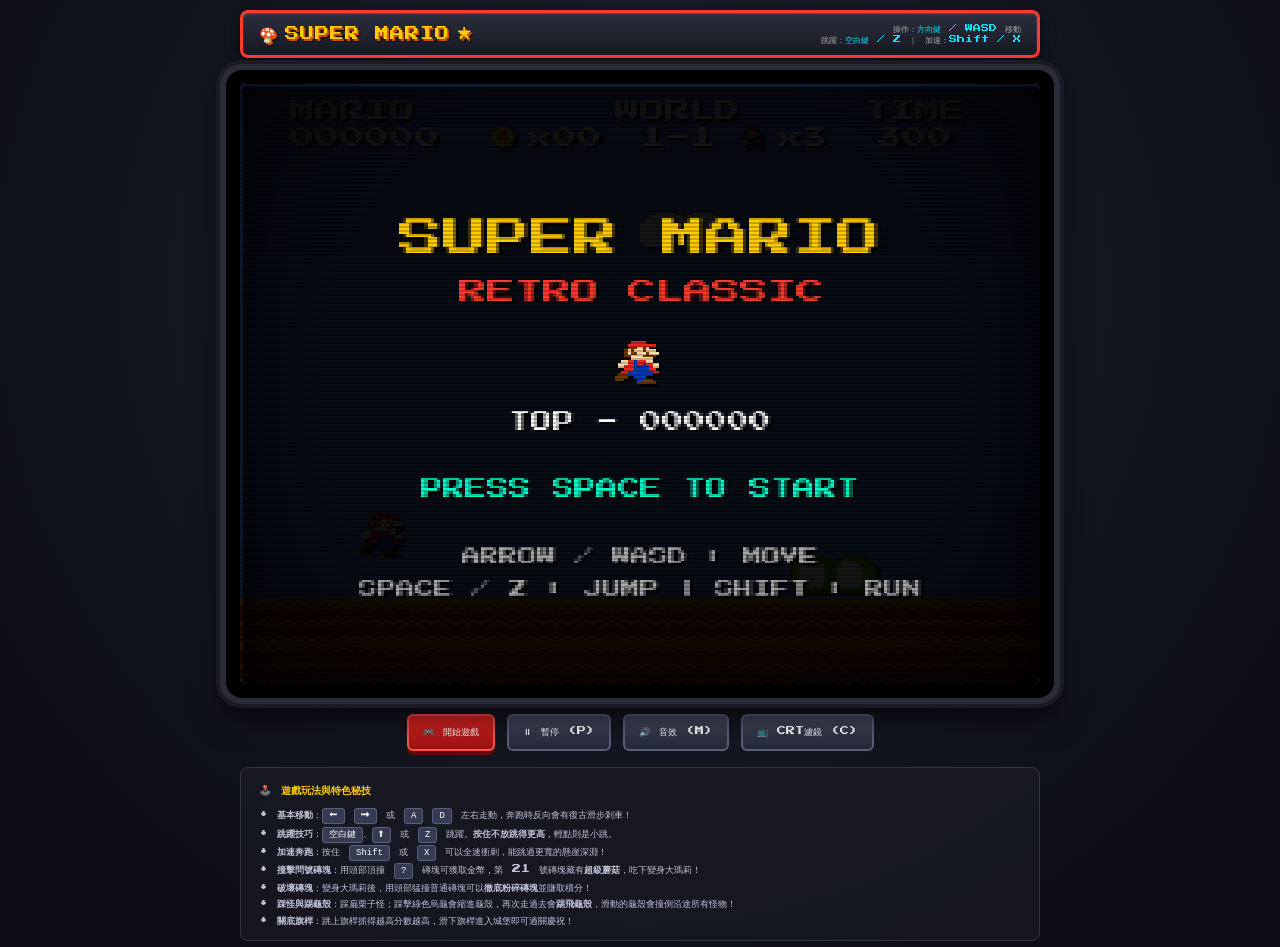
<file: mario_game/index.html>
<!DOCTYPE html>
<html lang="zh-TW">
<head>
  <meta charset="UTF-8">
  <meta name="viewport" content="width=device-width, initial-scale=1.0, maximum-scale=1.0, user-scalable=no">
  <title>復古超級瑪莉 - Retro Super Mario 8-Bit</title>
  <link rel="stylesheet" href="style.css">
</head>
<body>

  <div class="arcade-container">
    <!-- Arcade Header -->
    <header class="arcade-header">
      <div class="arcade-title">
        <span>🍄</span> SUPER MARIO <span>★</span>
      </div>
      <div class="arcade-controls-hint">
        <div>操作：<span>方向鍵 / WASD</span> 移動</div>
        <div>跳躍：<span>空白鍵 / Z</span> ｜ 加速：<span>Shift / X</span></div>
      </div>
    </header>

    <!-- Retro CRT Screen Frame -->
    <div class="screen-frame">
      <canvas id="gameCanvas" width="256" height="224"></canvas>
      <div class="crt-overlay"></div>
    </div>

    <!-- Retro Toolbar Buttons -->
    <div class="toolbar">
      <button id="btnStart" class="btn-retro btn-primary">🎮 開始遊戲</button>
      <button id="btnPause" class="btn-retro">⏸ 暫停 (P)</button>
      <button id="btnMute" class="btn-retro">🔊 音效 (M)</button>
      <button id="btnCrt" class="btn-retro">📺 CRT濾鏡 (C)</button>
    </div>

    <!-- Virtual Gamepad for Touch/Mobile -->
    <div class="virtual-gamepad">
      <div class="v-dpad">
        <div></div>
        <div></div>
        <div></div>
        <div class="v-btn" id="v-left">◀</div>
        <div class="v-btn" id="v-down">▼</div>
        <div class="v-btn" id="v-right">▶</div>
        <div></div>
        <div></div>
        <div></div>
      </div>
      <div class="v-actions">
        <div class="v-action-btn b-btn" id="v-run">B</div>
        <div class="v-action-btn" id="v-jump">A</div>
      </div>
    </div>

    <!-- Game Guide & Features Panel -->
    <section class="instructions-panel">
      <h4>🕹️ 遊戲玩法與特色秘技</h4>
      <div>• <strong>基本移動</strong>：<kbd>⬅</kbd> <kbd>➡</kbd> 或 <kbd>A</kbd> <kbd>D</kbd> 左右走動，奔跑時反向會有復古滑步剎車！</div>
      <div>• <strong>跳躍技巧</strong>：<kbd>空白鍵</kbd>、<kbd>⬆</kbd> 或 <kbd>Z</kbd> 跳躍。<strong>按住不放跳得更高</strong>，輕點則是小跳。</div>
      <div>• <strong>加速奔跑</strong>：按住 <kbd>Shift</kbd> 或 <kbd>X</kbd> 可以全速衝刺，能跳過更寬的懸崖深淵！</div>
      <div>• <strong>撞擊問號磚塊</strong>：用頭部頂撞 <kbd>?</kbd> 磚塊可獲取金幣，第 21 號磚塊藏有<strong>超級蘑菇</strong>，吃下變身大瑪莉！</div>
      <div>• <strong>破壞磚塊</strong>：變身大瑪莉後，用頭部猛撞普通磚塊可以<strong>徹底粉碎磚塊</strong>並賺取積分！</div>
      <div>• <strong>踩怪與踢龜殼</strong>：踩扁栗子怪；踩擊綠色烏龜會縮進龜殼，再次走過去會<strong>踢飛龜殼</strong>，滑動的龜殼會撞倒沿途所有怪物！</div>
      <div>• <strong>關底旗桿</strong>：跳上旗桿抓得越高分數越高，滑下旗桿進入城堡即可過關慶祝！</div>
    </section>
  </div>

  <!-- Game Scripts (Pure Vanilla JS, 100% Offline & Standalone) -->
  <script src="audio.js"></script>
  <script src="sprites.js"></script>
  <script src="entities.js"></script>
  <script src="level.js"></script>
  <script src="game.js"></script>
</body>
</html>
</file>
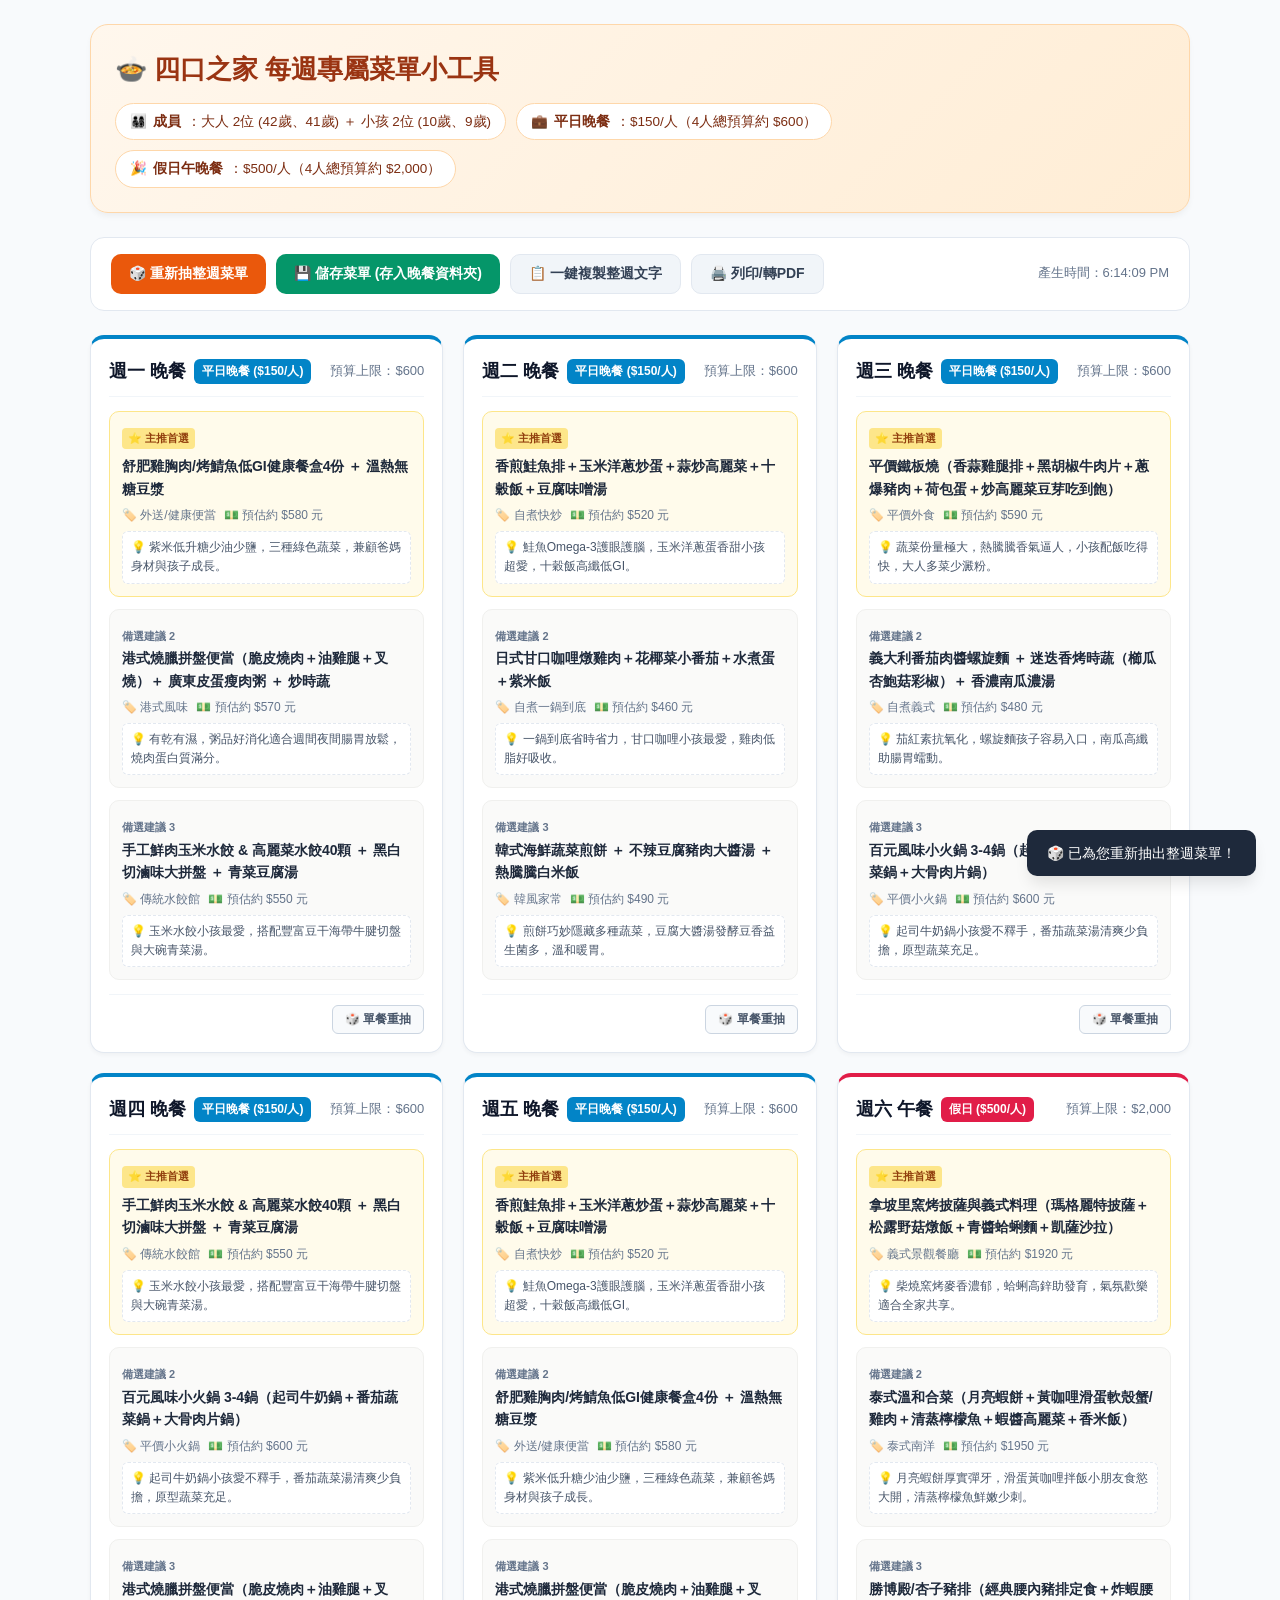
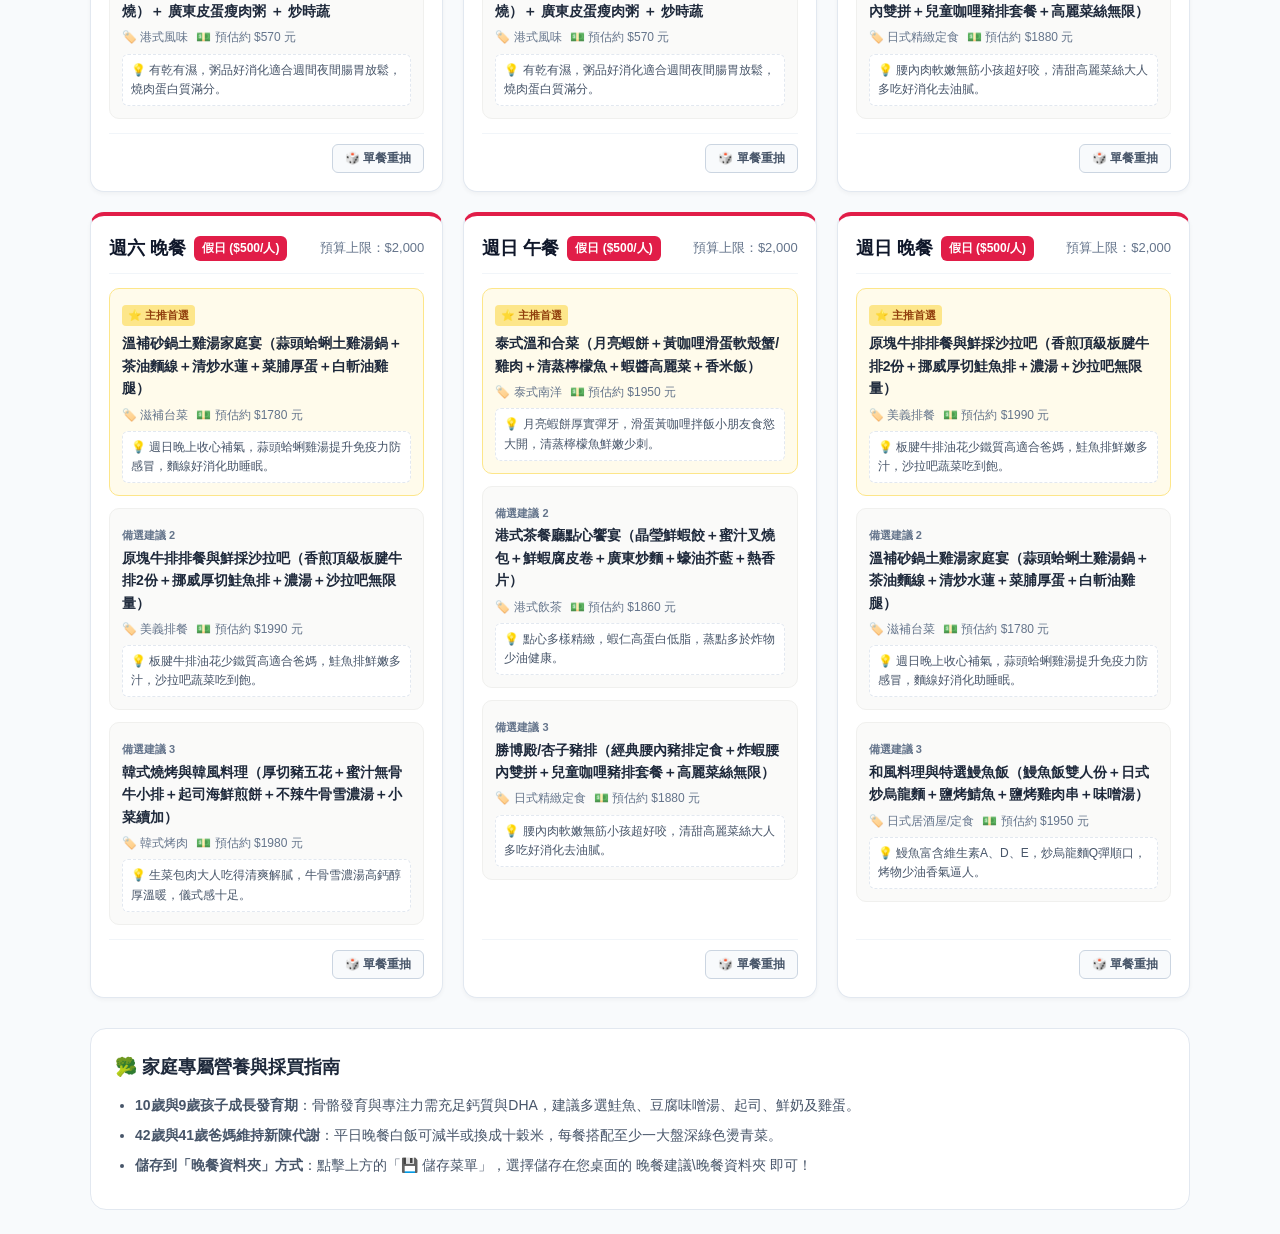
<file: Meal.html>
<!DOCTYPE html>
<html lang="zh-TW">
<head>
  <meta charset="UTF-8">
  <meta name="viewport" content="width=device-width, initial-scale=1.0">
  <title>四口之家 每週專屬菜單產生器</title>
  <style>
    :root {
      --primary: #ea580c;
      --primary-hover: #c2410c;
      --bg-page: #f8fafc;
      --card-bg: #ffffff;
      --text-main: #0f172a;
      --text-muted: #64748b;
      --border: #e2e8f0;
      --badge-weekday: #0284c7;
      --badge-weekend: #e11d48;
      --gold: #f59e0b;
    }

    * { box-sizing: border-box; margin: 0; padding: 0; font-family: -apple-system, BlinkMacSystemFont, "Segoe UI", Roboto, "PingFang TC", "Microsoft JhengHei", sans-serif; }
    body { background-color: var(--bg-page); color: var(--text-main); line-height: 1.6; padding: 24px 16px; }
    .container { max-width: 1100px; margin: 0 auto; }

    header {
      background: linear-gradient(135deg, #fff7ed 0%, #ffedd5 100%);
      border: 1px solid #fed7aa;
      border-radius: 18px;
      padding: 24px;
      margin-bottom: 24px;
      box-shadow: 0 4px 6px -1px rgba(0,0,0,0.05);
    }
    h1 { font-size: 26px; color: #9a3412; display: flex; align-items: center; gap: 10px; margin-bottom: 12px; }
    .family-meta { display: flex; flex-wrap: wrap; gap: 10px; }
    .meta-tag {
      background: white;
      padding: 7px 14px;
      border-radius: 20px;
      font-size: 13.5px;
      font-weight: 500;
      color: #7c2d12;
      border: 1px solid #fed7aa;
      display: inline-flex;
      align-items: center;
      gap: 6px;
    }

    .toolbar {
      display: flex;
      flex-wrap: wrap;
      gap: 12px;
      margin-bottom: 24px;
      align-items: center;
      justify-content: space-between;
      background: white;
      padding: 16px 20px;
      border-radius: 14px;
      border: 1px solid var(--border);
    }
    .btn-group { display: flex; gap: 10px; flex-wrap: wrap; }
    button {
      cursor: pointer;
      padding: 10px 18px;
      border-radius: 10px;
      font-weight: 600;
      font-size: 14px;
      border: none;
      transition: all 0.2s ease;
      display: inline-flex;
      align-items: center;
      gap: 6px;
    }
    .btn-primary { background-color: var(--primary); color: white; }
    .btn-primary:hover { background-color: var(--primary-hover); transform: translateY(-1px); }
    .btn-secondary { background-color: #f1f5f9; color: #334155; border: 1px solid var(--border); }
    .btn-secondary:hover { background-color: #e2e8f0; }
    .btn-save { background-color: #059669; color: white; }
    .btn-save:hover { background-color: #047857; }

    .grid-meals {
      display: grid;
      grid-template-columns: repeat(auto-fit, minmax(330px, 1fr));
      gap: 20px;
    }

    .meal-card {
      background: var(--card-bg);
      border-radius: 14px;
      border: 1px solid var(--border);
      padding: 18px;
      box-shadow: 0 2px 4px rgba(0,0,0,0.04);
      display: flex;
      flex-direction: column;
      position: relative;
    }
    .meal-card.weekend { border-top: 4px solid var(--badge-weekend); }
    .meal-card.weekday { border-top: 4px solid var(--badge-weekday); }

    .meal-header {
      display: flex;
      justify-content: space-between;
      align-items: center;
      margin-bottom: 14px;
      padding-bottom: 10px;
      border-bottom: 1px solid #f1f5f9;
    }
    .meal-title { font-size: 18px; font-weight: 700; display: flex; align-items: center; gap: 8px; }
    .badge {
      font-size: 12px;
      font-weight: 700;
      padding: 3px 8px;
      border-radius: 6px;
      color: white;
    }
    .badge-weekday { background-color: var(--badge-weekday); }
    .badge-weekend { background-color: var(--badge-weekend); }
    .budget-tag { font-size: 13px; color: var(--text-muted); font-weight: 500; }

    .option-list { display: flex; flex-direction: column; gap: 12px; flex-grow: 1; }
    .option-item {
      background: #fafaf9;
      border: 1px solid #f0f0ee;
      border-radius: 10px;
      padding: 12px;
    }
    .option-item.highlight {
      background: #fffbeb;
      border-color: #fde68a;
    }
    .option-badge {
      font-size: 11px;
      font-weight: 700;
      color: #92400e;
      background: #fde68a;
      padding: 2px 6px;
      border-radius: 4px;
      display: inline-block;
      margin-bottom: 6px;
    }
    .option-name { font-weight: 600; font-size: 14px; margin-bottom: 6px; color: #1e293b; }
    .option-details { font-size: 12px; color: #64748b; margin-bottom: 4px; display: flex; gap: 8px; }
    .option-tip { font-size: 12px; color: #475569; background: white; padding: 6px 8px; border-radius: 6px; border: 1px dashed #e2e8f0; margin-top: 6px; }

    .card-footer {
      margin-top: 14px;
      padding-top: 10px;
      border-top: 1px solid #f1f5f9;
      display: flex;
      justify-content: flex-end;
    }
    .btn-reroll {
      font-size: 12px;
      padding: 5px 12px;
      background: #f8fafc;
      border: 1px solid #cbd5e1;
      border-radius: 6px;
      color: #475569;
    }
    .btn-reroll:hover { background: #e2e8f0; }

    .tips-section {
      background: white;
      border-radius: 16px;
      border: 1px solid var(--border);
      padding: 24px;
      margin-top: 30px;
    }
    .tips-section h3 { font-size: 18px; margin-bottom: 12px; color: #1e293b; }
    .tips-list { padding-left: 20px; font-size: 14px; color: #475569; }
    .tips-list li { margin-bottom: 8px; }

    .toast {
      position: fixed;
      bottom: 24px;
      right: 24px;
      background: #1e293b;
      color: white;
      padding: 12px 20px;
      border-radius: 10px;
      box-shadow: 0 10px 15px -3px rgba(0,0,0,0.1);
      display: none;
      font-size: 14px;
      z-index: 1000;
    }

    @media print {
      body { background: white; padding: 0; }
      .toolbar, .btn-reroll { display: none; }
      .meal-card { page-break-inside: avoid; border: 1px solid #ccc; box-shadow: none; }
    }
  </style>
</head>
<body>

<div class="container">
  <header>
    <h1>🍲 四口之家 每週專屬菜單小工具</h1>
    <div class="family-meta">
      <div class="meta-tag">👨‍👩‍👧‍👦 <b>成員</b>：大人 2位 (42歲、41歲) ＋ 小孩 2位 (10歲、9歲)</div>
      <div class="meta-tag">💼 <b>平日晚餐</b>：$150/人（4人總預算約 $600）</div>
      <div class="meta-tag">🎉 <b>假日午晚餐</b>：$500/人（4人總預算約 $2,000）</div>
    </div>
  </header>

  <div class="toolbar">
    <div class="btn-group">
      <button class="btn-primary" onclick="generateAllMenu()">🎲 重新抽整週菜單</button>
      <button class="btn-save" onclick="saveDirectly()">💾 儲存菜單 (存入晚餐資料夾)</button>
      <button class="btn-secondary" onclick="copyToClipboard()">📋 一鍵複製整週文字</button>
      <button class="btn-secondary" onclick="window.print()">🖨️ 列印/轉PDF</button>
    </div>
    <span style="font-size: 13px; color: #64748b;" id="generateTime"></span>
  </div>

  <div class="grid-meals" id="mealsContainer"></div>

  <div class="tips-section">
    <h3>🥦 家庭專屬營養與採買指南</h3>
    <ul class="tips-list">
      <li><b>10歲與9歲孩子成長發育期</b>：骨骼發育與專注力需充足鈣質與DHA，建議多選鮭魚、豆腐味噌湯、起司、鮮奶及雞蛋。</li>
      <li><b>42歲與41歲爸媽維持新陳代謝</b>：平日晚餐白飯可減半或換成十穀米，每餐搭配至少一大盤深綠色燙青菜。</li>
      <li><b>儲存到「晚餐資料夾」方式</b>：點擊上方的「💾 儲存菜單」，選擇儲存在您桌面的 <code>晚餐建議\晚餐資料夾</code> 即可！</li>
    </ul>
  </div>
</div>

<div class="toast" id="toastBox"></div>

<script>
const MEAL_DATABASE = {
  weekday_dinner: [
    { name: "香煎鮭魚排＋玉米洋蔥炒蛋＋蒜炒高麗菜＋十穀飯＋豆腐味噌湯", type: "自煮快炒", cost: 520, tip: "鮭魚Omega-3護眼護腦，玉米洋蔥蛋香甜小孩超愛，十穀飯高纖低GI。" },
    { name: "日式甘口咖哩燉雞肉＋花椰菜小番茄＋水煮蛋＋紫米飯", type: "自煮一鍋到底", cost: 460, tip: "一鍋到底省時省力，甘口咖哩小孩最愛，雞肉低脂好吸收。" },
    { name: "手工鮮肉玉米水餃 & 高麗菜水餃40顆 ＋ 黑白切滷味大拼盤 ＋ 青菜豆腐湯", type: "傳統水餃館", cost: 550, tip: "玉米水餃小孩最愛，搭配豐富豆干海帶牛腱切盤與大碗青菜湯。" },
    { name: "舒肥雞胸肉/烤鯖魚低GI健康餐盒4份 ＋ 溫熱無糖豆漿", type: "外送/健康便當", cost: 580, tip: "紫米低升糖少油少鹽，三種綠色蔬菜，兼顧爸媽身材與孩子成長。" },
    { name: "平價鐵板燒（香蒜雞腿排＋黑胡椒牛肉片＋蔥爆豬肉＋荷包蛋＋炒高麗菜豆芽吃到飽）", type: "平價外食", cost: 590, tip: "蔬菜份量極大，熱騰騰香氣逼人，小孩配飯吃得快，大人多菜少澱粉。" },
    { name: "日式照燒雞腿丼飯 ＆ 牛肉壽喜燒丼飯 ＋ 燙時蔬 ＋ 柴魚茶碗蒸2入", type: "日式平價丼飯", cost: 560, tip: "甜鹹照燒醬汁下飯，茶碗蒸補鈣高蛋白好吸收，適度補充溫熱湯品。" },
    { name: "百元風味小火鍋 3-4鍋（起司牛奶鍋＋番茄蔬菜鍋＋大骨肉片鍋）", type: "平價小火鍋", cost: 600, tip: "起司牛奶鍋小孩愛不釋手，番茄蔬菜湯清爽少負擔，原型蔬菜充足。" },
    { name: "義大利番茄肉醬螺旋麵 ＋ 迷迭香烤時蔬（櫛瓜杏鮑菇彩椒）＋ 香濃南瓜濃湯", type: "自煮義式", cost: 480, tip: "茄紅素抗氧化，螺旋麵孩子容易入口，南瓜高纖助腸胃蠕動。" },
    { name: "嘉義火雞肉飯便當4份 ＋ 鮮筍香菇土雞湯2盅 ＋ 皮蛋豆腐 ＋ 燙地瓜葉", type: "台式傳統小吃", cost: 560, tip: "火雞肉絲低脂高蛋白，傳統燉雞湯滋補元氣，小菜補充鈣質與纖維。" },
    { name: "日式拉麵（豚骨叉燒拉麵2碗＋醬油拉麵1碗＋叉燒丼飯1碗＋日式現煎餃子2份）", type: "日式休閒", cost: 600, tip: "週五小週末首選，熱湯濃郁麵條彈牙，大人小孩舒壓解饞。" },
    { name: "韓式海鮮蔬菜煎餅 ＋ 不辣豆腐豬肉大醬湯 ＋ 熱騰騰白米飯", type: "韓風家常", cost: 490, tip: "煎餅巧妙隱藏多種蔬菜，豆腐大醬湯發酵豆香益生菌多，溫和暖胃。" },
    { name: "港式燒臘拼盤便當（脆皮燒肉＋油雞腿＋叉燒）＋ 廣東皮蛋瘦肉粥 ＋ 炒時蔬", type: "港式風味", cost: 570, tip: "有乾有濕，粥品好消化適合週間夜間腸胃放鬆，燒肉蛋白質滿分。" }
  ],
  weekend_lunch: [
    { name: "美式手作牛肉起司堡＋煙燻鮭魚班尼迪克蛋＋兒童炸魚薯條＋鮮果沙拉＋果汁咖啡", type: "美式早午餐", cost: 1850, tip: "假日悠閒晚起首選，手作牛肉排肉汁豐沛，新鮮水果補充維生素。" },
    { name: "拿坡里窯烤披薩與義式料理（瑪格麗特披薩＋松露野菇燉飯＋青醬蛤蜊麵＋凱薩沙拉）", type: "義式景觀餐廳", cost: 1920, tip: "柴燒窯烤麥香濃郁，蛤蜊高鋅助發育，氣氛歡樂適合全家共享。" },
    { name: "勝博殿/杏子豬排（經典腰內豬排定食＋炸蝦腰內雙拼＋兒童咖哩豬排套餐＋高麗菜絲無限）", type: "日式精緻定食", cost: 1880, tip: "腰內肉軟嫩無筋小孩超好咬，清甜高麗菜絲大人多吃好消化去油膩。" },
    { name: "港式茶餐廳點心饗宴（晶瑩鮮蝦餃＋蜜汁叉燒包＋鮮蝦腐皮卷＋廣東炒麵＋蠔油芥藍＋熱香片）", type: "港式飲茶", cost: 1860, tip: "點心多樣精緻，蝦仁高蛋白低脂，蒸點多於炸物少油健康。" },
    { name: "泰式溫和合菜（月亮蝦餅＋黃咖哩滑蛋軟殼蟹/雞肉＋清蒸檸檬魚＋蝦醬高麗菜＋香米飯）", type: "泰式南洋", cost: 1950, tip: "月亮蝦餅厚實彈牙，滑蛋黃咖哩拌飯小朋友食慾大開，清蒸檸檬魚鮮嫩少刺。" },
    { name: "精緻個人鍋物（雪花牛＋松阪豬＋豪華海鮮總匯盤＋滿滿五彩蔬菜盤＋餐後冰淇淋）", type: "精緻鍋物", cost: 1980, tip: "原型蔬菜多汁甘甜，海陸雙拼補足鐵、鋅與鈣質，大人小孩各取所需。" }
  ],
  weekend_dinner: [
    { name: "壽司郎/藏壽司歡樂宴（鮭魚握壽司＋炙燒起司蝦＋玉子燒＋茶碗蒸＋炸烏龍麵＋轉扭蛋挑戰）", type: "知名迴轉壽司", cost: 1900, tip: "小孩吃壽司玩扭蛋超開心！深海鮭魚EPA/DHA豐富，食材新鮮衛生。" },
    { name: "中式海鮮合菜小館（鳳梨蝦球＋金沙豆腐＋櫻花蝦炒高麗菜＋清蒸金目鱸魚＋蛤蜊冬瓜湯＋白飯）", type: "經典台菜小館", cost: 1850, tip: "金沙豆腐與鳳梨蝦球大人小孩通殺，整尾清蒸鱸魚補充優質魚肉蛋白。" },
    { name: "韓式燒烤與韓風料理（厚切豬五花＋蜜汁無骨牛小排＋起司海鮮煎餅＋不辣牛骨雪濃湯＋小菜續加）", type: "韓式烤肉", cost: 1980, tip: "生菜包肉大人吃得清爽解膩，牛骨雪濃湯高鈣醇厚溫暖，儀式感十足。" },
    { name: "溫補砂鍋土雞湯家庭宴（蒜頭蛤蜊土雞湯鍋＋茶油麵線＋清炒水蓮＋菜脯厚蛋＋白斬油雞腿）", type: "滋補台菜", cost: 1780, tip: "週日晚上收心補氣，蒜頭蛤蜊雞湯提升免疫力防感冒，麵線好消化助睡眠。" },
    { name: "和風料理與特選鰻魚飯（鰻魚飯雙人份＋日式炒烏龍麵＋鹽烤鯖魚＋鹽烤雞肉串＋味噌湯）", type: "日式居酒屋/定食", cost: 1950, tip: "鰻魚富含維生素A、D、E，炒烏龍麵Q彈順口，烤物少油香氣逼人。" },
    { name: "原塊牛排排餐與鮮採沙拉吧（香煎頂級板腱牛排2份＋挪威厚切鮭魚排＋濃湯＋沙拉吧無限量）", type: "美義排餐", cost: 1990, tip: "板腱牛排油花少鐵質高適合爸媽，鮭魚排鮮嫩多汁，沙拉吧蔬菜吃到飽。" }
  ]
};

const SCHEDULE = [
  { day: "週一", period: "晚餐", type: "weekday", budget: 600, pool: "weekday_dinner" },
  { day: "週二", period: "晚餐", type: "weekday", budget: 600, pool: "weekday_dinner" },
  { day: "週三", period: "晚餐", type: "weekday", budget: 600, pool: "weekday_dinner" },
  { day: "週四", period: "晚餐", type: "weekday", budget: 600, pool: "weekday_dinner" },
  { day: "週五", period: "晚餐", type: "weekday", budget: 600, pool: "weekday_dinner" },
  { day: "週六", period: "午餐", type: "weekend", budget: 2000, pool: "weekend_lunch" },
  { day: "週六", period: "晚餐", type: "weekend", budget: 2000, pool: "weekend_dinner" },
  { day: "週日", period: "午餐", type: "weekend", budget: 2000, pool: "weekend_lunch" },
  { day: "週日", period: "晚餐", type: "weekend", budget: 2000, pool: "weekend_dinner" },
];

let currentPlan = [];

function getRandomSample(arr, n) {
  const shuffled = [...arr].sort(() => 0.5 - Math.random());
  return shuffled.slice(0, n);
}

function generateAllMenu() {
  currentPlan = SCHEDULE.map((slot, index) => {
    const pool = MEAL_DATABASE[slot.pool];
    const options = getRandomSample(pool, 3);
    return { ...slot, options, id: index };
  });
  renderMenu();
  document.getElementById("generateTime").textContent = "產生時間：" + new Date().toLocaleTimeString();
  showToast("🎲 已為您重新抽出整週菜單！");
}

function rerollSlot(index) {
  const slot = currentPlan[index];
  const pool = MEAL_DATABASE[slot.pool];
  slot.options = getRandomSample(pool, 3);
  renderMenu();
  showToast(`已重新挑選 ${slot.day} ${slot.period}！`);
}

function renderMenu() {
  const container = document.getElementById("mealsContainer");
  container.innerHTML = "";

  currentPlan.forEach((item, idx) => {
    const card = document.createElement("div");
    card.className = `meal-card ${item.type}`;

    const isWeekday = item.type === "weekday";
    const badgeClass = isWeekday ? "badge-weekday" : "badge-weekend";
    const badgeText = isWeekday ? "平日晚餐 ($150/人)" : "假日 ($500/人)";

    let optionsHtml = item.options.map((opt, oIdx) => `
      <div class="option-item ${oIdx === 0 ? 'highlight' : ''}">
        ${oIdx === 0 ? '<span class="option-badge">⭐ 主推首選</span>' : `<span style="font-size:11px;color:#64748b;font-weight:600;">備選建議 ${oIdx + 1}</span>`}
        <div class="option-name">${opt.name}</div>
        <div class="option-details">
          <span>🏷️ ${opt.type}</span>
          <span>💵 預估約 $${opt.cost} 元</span>
        </div>
        <div class="option-tip">💡 ${opt.tip}</div>
      </div>
    `).join("");

    card.innerHTML = `
      <div class="meal-header">
        <div class="meal-title">
          <span>${item.day} ${item.period}</span>
          <span class="badge ${badgeClass}">${badgeText}</span>
        </div>
        <div class="budget-tag">預算上限：$${item.budget.toLocaleString()}</div>
      </div>
      <div class="option-list">
        ${optionsHtml}
      </div>
      <div class="card-footer">
        <button class="btn-reroll" onclick="rerollSlot(${idx})">🎲 單餐重抽</button>
      </div>
    `;
    container.appendChild(card);
  });
}

function buildMarkdownText() {
  let md = `# 🍽️ 四口之家 每週專屬菜單建議表\n\n`;
  md += `> 📅 產生日期：${new Date().toLocaleDateString()}  |  👨‍👩‍👧‍👦 家庭成員：大人 2位 (42歲、41歲) ＋ 小孩 2位 (10歲、9歲)\n`;
  md += `> 💰 預算規範：平日晚餐每人 $150 (全家 $600) ｜ 假日午晚餐每人 $500 (全家 $2,000)\n\n---\n\n`;

  currentPlan.forEach(slot => {
    md += `### 🥢 ${slot.day} ${slot.period}（預算：$${slot.budget} 元）\n\n`;
    slot.options.forEach((opt, idx) => {
      const mark = idx === 0 ? " ⭐【主推首選】" : "";
      md += `**建議 ${idx + 1}：${opt.name}**${mark}\n`;
      md += `- 🏷️ 類型：${opt.type} ｜ 💵 預估花費：約 $${opt.cost} 元\n`;
      md += `- 💡 搭配特點：${opt.tip}\n\n`;
    });
    md += `---\n\n`;
  });

  md += `## 👨‍👩‍👧‍👦 爸媽快速飲食小叮嚀\n`;
  md += `1. **9歲與10歲孩子發育期**：多吃鮭魚、鮮乳、豆腐、起司與高鈣深綠色蔬菜。\n`;
  md += `2. **41與42歲父母護心抗老**：晚餐少精緻澱粉，多吃高纖蔬菜，少油少鹽。\n`;
  return md;
}

async function saveDirectly() {
  const content = buildMarkdownText();
  const dateStr = new Date().toISOString().slice(0,10);
  const fileName = `每週菜單_${dateStr}.md`;

  if (window.showSaveFilePicker) {
    try {
      const handle = await window.showSaveFilePicker({
        suggestedName: fileName,
        types: [{
          description: 'Markdown 菜單檔案 (*.md)',
          accept: { 'text/markdown': ['.md'] },
        }],
      });
      const writable = await handle.createWritable();
      await writable.write(content);
      await writable.close();
      showToast("✅ 菜單已成功儲存至「晚餐資料夾」！");
      return;
    } catch (err) {
      if (err.name === 'AbortError') return;
    }
  }

  // 瀏覽器若不支援原生另存，則直接下載
  const blob = new Blob([content], { type: "text/markdown;charset=utf-8" });
  const a = document.createElement("a");
  a.href = URL.createObjectURL(blob);
  a.download = fileName;
  a.click();
  showToast("✅ 檔案已下載，請移入「晚餐資料夾」！");
}

function copyToClipboard() {
  const text = buildMarkdownText();
  navigator.clipboard.writeText(text).then(() => {
    showToast("📋 已複製整週菜單文字！可直接貼上至 LINE 或記事本。");
  });
}

function showToast(msg) {
  const box = document.getElementById("toastBox");
  box.textContent = msg;
  box.style.display = "block";
  setTimeout(() => { box.style.display = "none"; }, 3000);
}

window.onload = generateAllMenu;
</script>
</body>
</html>
</file>
<file: mario_game/style.css>
@import url('https://fonts.googleapis.com/css2?family=Press+Start+2P&display=swap');

* {
  box-sizing: border-box;
  margin: 0;
  padding: 0;
  user-select: none;
  -webkit-user-select: none;
}

body {
  background-color: #12131a;
  background-image: 
    radial-gradient(circle at 50% 30%, #1f2333 0%, #0d0e15 80%);
  color: #fff;
  font-family: 'Press Start 2P', monospace, sans-serif;
  display: flex;
  flex-direction: column;
  align-items: center;
  justify-content: center;
  min-height: 100vh;
  overflow-x: hidden;
  padding: 10px;
}

.arcade-container {
  display: flex;
  flex-direction: column;
  align-items: center;
  position: relative;
  max-width: 960px;
  width: 100%;
}

/* Retro Arcade Header */
.arcade-header {
  display: flex;
  justify-content: space-between;
  align-items: center;
  width: 100%;
  max-width: 800px;
  margin-bottom: 12px;
  padding: 10px 16px;
  background: linear-gradient(180deg, #2b2e3d 0%, #171822 100%);
  border: 3px solid #ff3b30;
  border-radius: 8px;
  box-shadow: 0 4px 15px rgba(0, 0, 0, 0.6), inset 0 1px 2px rgba(255, 255, 255, 0.2);
}

.arcade-title {
  font-size: 14px;
  color: #ffcc00;
  text-shadow: 2px 2px #c84c0c, 3px 3px 0 #000;
  letter-spacing: 1px;
  display: flex;
  align-items: center;
  gap: 8px;
}

.arcade-controls-hint {
  font-size: 8px;
  color: #aaa;
  line-height: 1.4;
  text-align: right;
}

.arcade-controls-hint span {
  color: #00e5ff;
}

/* CRT Screen Wrapper */
.screen-frame {
  position: relative;
  background: #000;
  padding: 14px;
  border-radius: 16px;
  box-shadow: 
    0 0 0 6px #2a2c3a,
    0 0 0 10px #1a1b24,
    0 15px 35px rgba(0, 0, 0, 0.85);
  display: inline-block;
  overflow: hidden;
}

/* Canvas Display */
#gameCanvas {
  display: block;
  image-rendering: -moz-crisp-edges;
  image-rendering: -webkit-crisp-edges;
  image-rendering: pixelated;
  image-rendering: crisp-edges;
  background: #5c94fc;
  border-radius: 6px;
  width: 800px;
  height: 600px;
  max-width: 100%;
  aspect-ratio: 4 / 3;
}

/* CRT Scanline and Vignette Effects */
.crt-overlay {
  pointer-events: none;
  position: absolute;
  top: 14px;
  left: 14px;
  right: 14px;
  bottom: 14px;
  border-radius: 6px;
  background: 
    linear-gradient(rgba(18, 16, 16, 0) 50%, rgba(0, 0, 0, 0.25) 50%),
    radial-gradient(circle at center, transparent 65%, rgba(0, 0, 0, 0.5) 100%);
  background-size: 100% 4px, 100% 100%;
  box-shadow: inset 0 0 50px rgba(0, 0, 0, 0.6);
  opacity: 0.85;
  transition: opacity 0.3s;
}

.crt-off .crt-overlay {
  display: none;
}

/* Bottom Control Toolbar */
.toolbar {
  display: flex;
  gap: 12px;
  margin-top: 16px;
  flex-wrap: wrap;
  justify-content: center;
  align-items: center;
  width: 100%;
  max-width: 800px;
}

.btn-retro {
  background: linear-gradient(180deg, #44495e 0%, #252837 100%);
  border: 2px solid #5a607a;
  border-radius: 6px;
  color: #fff;
  font-family: 'Press Start 2P', monospace;
  font-size: 9px;
  padding: 10px 14px;
  cursor: pointer;
  display: flex;
  align-items: center;
  gap: 6px;
  transition: all 0.15s ease;
  box-shadow: 0 4px 0 #13151f;
}

.btn-retro:hover {
  background: linear-gradient(180deg, #575e7a 0%, #34384e 100%);
  transform: translateY(-1px);
}

.btn-retro:active {
  transform: translateY(3px);
  box-shadow: 0 1px 0 #13151f;
}

.btn-primary {
  background: linear-gradient(180deg, #e52521 0%, #991410 100%);
  border-color: #ff524f;
  box-shadow: 0 4px 0 #5f0c0a;
}

.btn-primary:hover {
  background: linear-gradient(180deg, #ff3b37 0%, #b31915 100%);
}

.btn-primary:active {
  box-shadow: 0 1px 0 #5f0c0a;
}

/* Touch Virtual Gamepad for Mobile/Touchscreens */
.virtual-gamepad {
  display: none;
  width: 100%;
  max-width: 800px;
  margin-top: 14px;
  justify-content: space-between;
  align-items: center;
  padding: 0 10px;
  touch-action: none;
}

.v-dpad {
  display: grid;
  grid-template-columns: repeat(3, 56px);
  grid-template-rows: repeat(3, 56px);
  gap: 4px;
}

.v-btn {
  background: #252837;
  border: 2px solid #4a4e69;
  border-radius: 8px;
  color: #eee;
  font-size: 16px;
  display: flex;
  align-items: center;
  justify-content: center;
  cursor: pointer;
  box-shadow: 0 3px 0 #12131c;
  user-select: none;
}

.v-btn:active, .v-btn.active {
  background: #e52521;
  color: #fff;
  transform: translateY(2px);
  box-shadow: 0 1px 0 #12131c;
}

.v-actions {
  display: flex;
  gap: 16px;
}

.v-action-btn {
  width: 64px;
  height: 64px;
  border-radius: 50%;
  background: #c84c0c;
  border: 3px solid #ff7733;
  color: white;
  font-size: 14px;
  font-family: 'Press Start 2P', monospace;
  box-shadow: 0 4px 0 #6e2804;
  display: flex;
  align-items: center;
  justify-content: center;
}

.v-action-btn:active, .v-action-btn.active {
  transform: translateY(3px);
  box-shadow: 0 1px 0 #6e2804;
  background: #ff5511;
}

.v-action-btn.b-btn {
  background: #0055d4;
  border-color: #3884ff;
  box-shadow: 0 4px 0 #002b6e;
}

.v-action-btn.b-btn:active, .v-action-btn.b-btn.active {
  background: #1f75fe;
  box-shadow: 0 1px 0 #002b6e;
}

/* Guide Panel */
.instructions-panel {
  max-width: 800px;
  width: 100%;
  margin-top: 16px;
  background: rgba(23, 24, 34, 0.9);
  border: 1px solid #323548;
  border-radius: 8px;
  padding: 12px 18px;
  font-size: 9px;
  line-height: 1.8;
  color: #c0c4d6;
}

.instructions-panel h4 {
  color: #ffcc00;
  font-size: 10px;
  margin-bottom: 8px;
  text-transform: uppercase;
}

.instructions-panel kbd {
  background: #363b52;
  border: 1px solid #575e7f;
  border-radius: 3px;
  padding: 2px 6px;
  color: #fff;
  box-shadow: 0 2px 0 #1b1d2a;
}

/* Responsive adjustments */
@media (max-width: 820px) {
  #gameCanvas {
    width: 100%;
    height: auto;
  }
  .virtual-gamepad {
    display: flex;
  }
}
</file>
